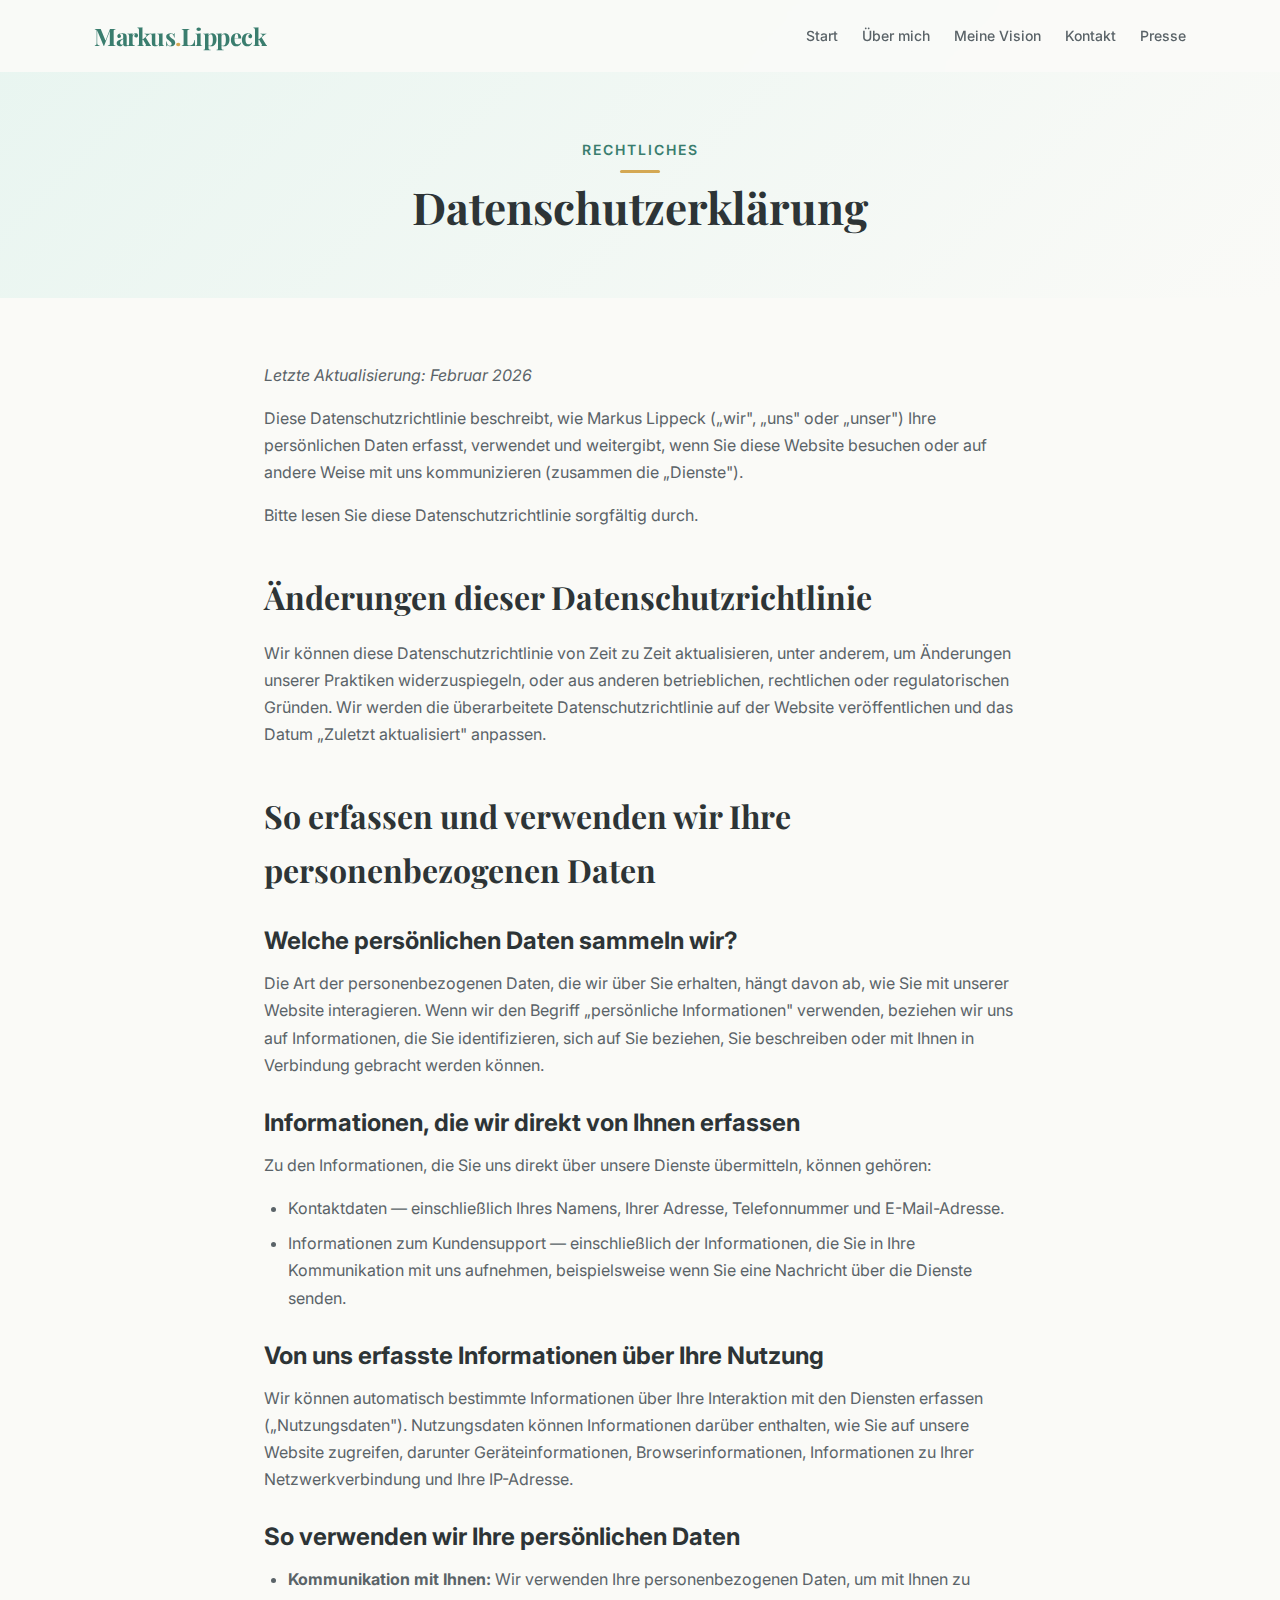
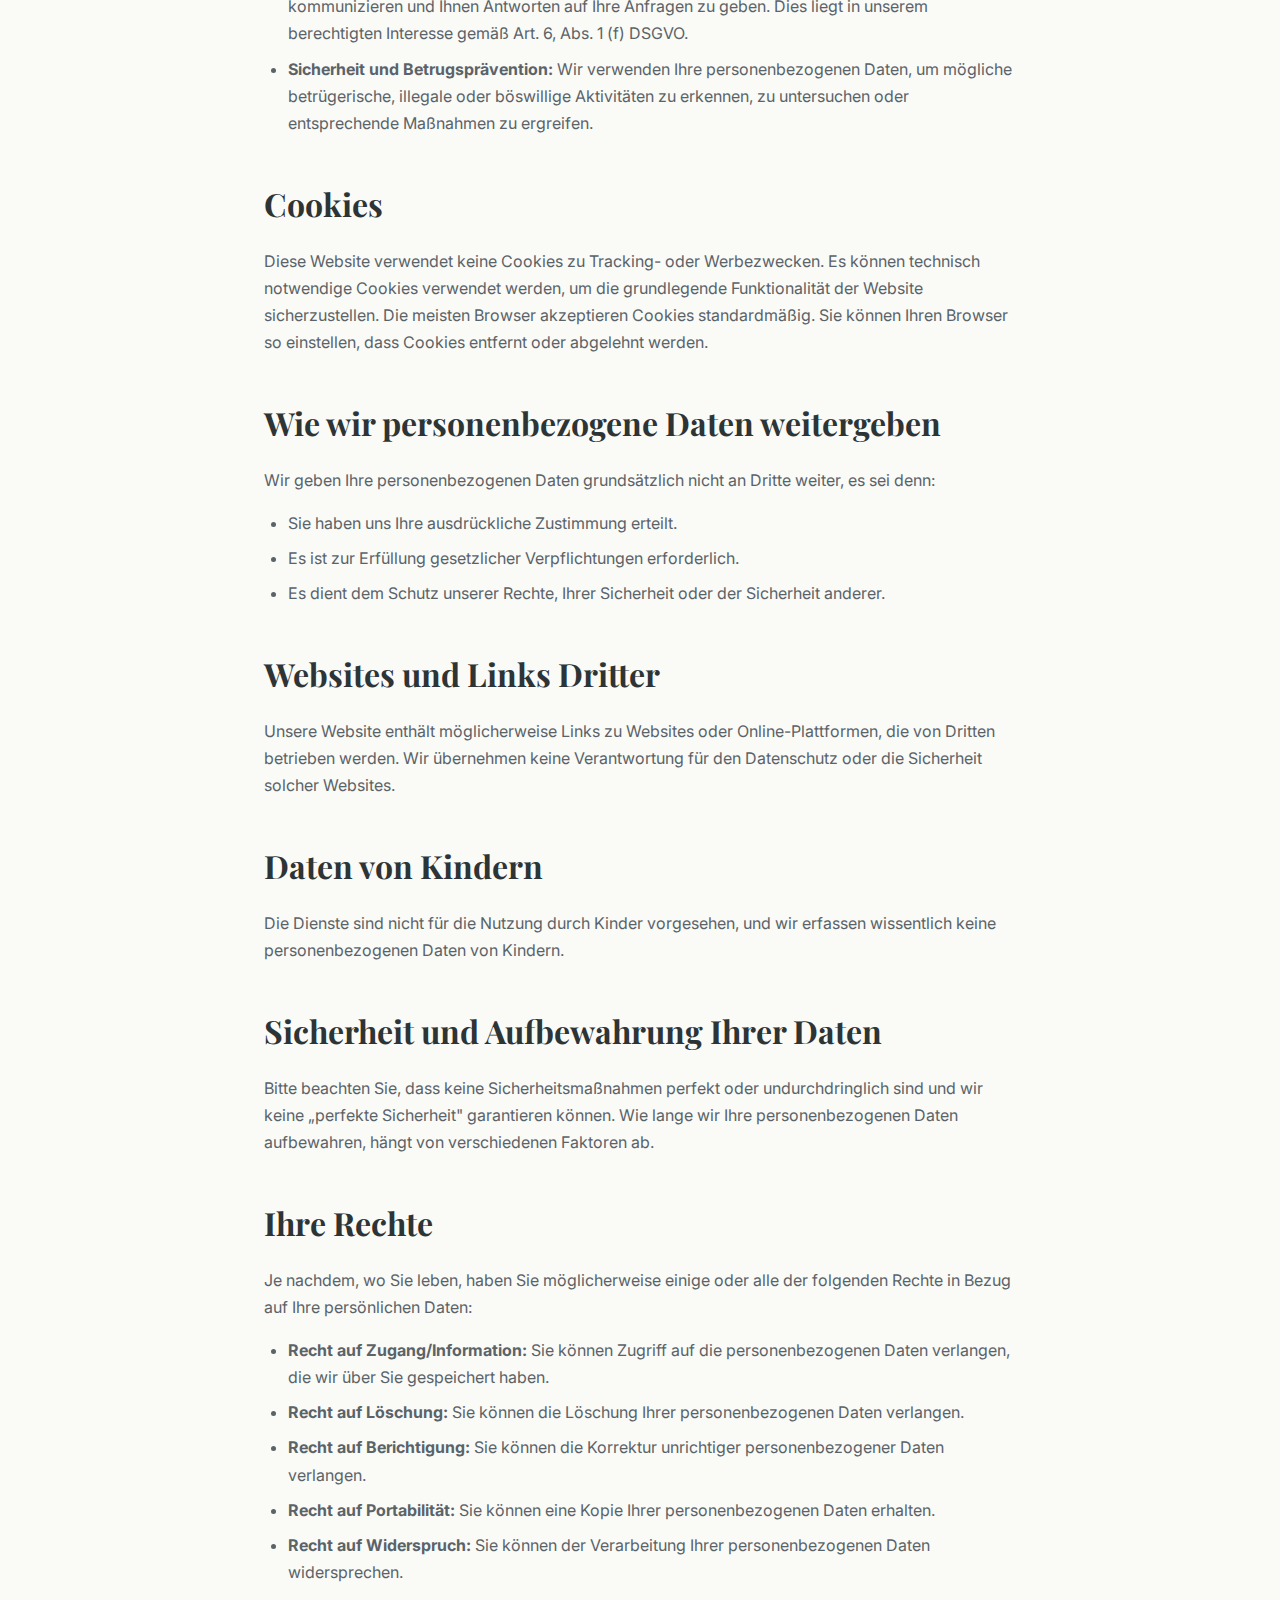
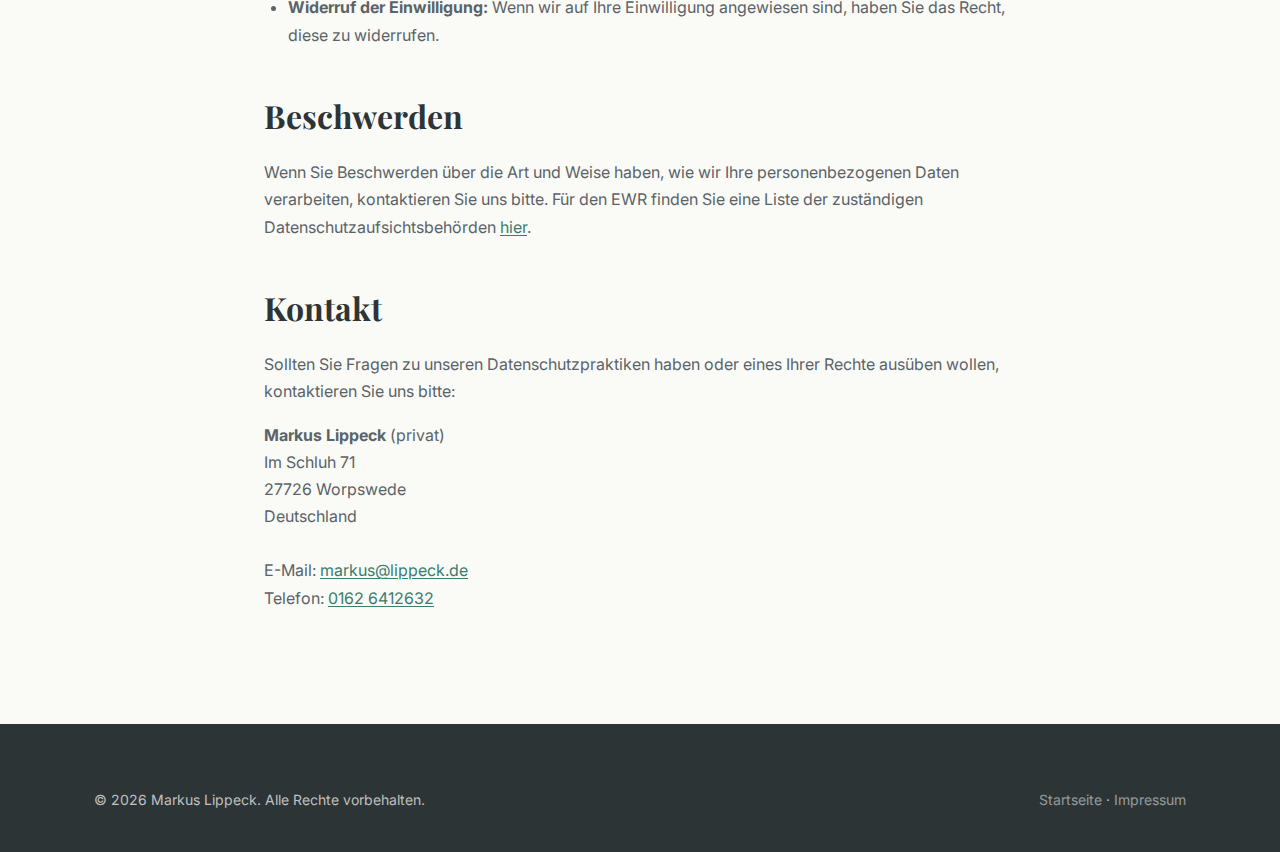
<file: datenschutz.html>
<!DOCTYPE html>
<html lang="de">

<head>
    <meta charset="UTF-8">
    <meta name="viewport" content="width=device-width, initial-scale=1.0">
    <title>Datenschutzerklärung – Markus Lippeck</title>
    <meta name="description"
        content="Datenschutzerklärung der Wahlkampf-Website von Markus Lippeck, Bürgermeisterkandidat für Worpswede.">
    <link rel="stylesheet" href="styles.css">
    <link rel="stylesheet" href="https://cdnjs.cloudflare.com/ajax/libs/font-awesome/6.5.1/css/all.min.css"
        integrity="sha512-DTOQO9RWCH3ppGqcWaEA1BIZOC6xxalwEsw9c2QQeAIftl+Vegovlnee1c9QX4TctnWMn13TZye+giMm8e2LwA=="
        crossorigin="anonymous" referrerpolicy="no-referrer">
</head>

<body>

    <a href="#main" class="skip-link">Zum Inhalt springen</a>

    <!-- HEADER -->
    <header class="header scrolled" role="banner">
        <div class="container">
            <a href="index.html" class="logo" aria-label="Zurück zur Startseite">Markus<span>.</span>Lippeck</a>
            <nav aria-label="Hauptnavigation">
                <ul class="nav-list" id="navList" role="menubar">
                    <li role="none"><a href="index.html" class="nav-link" role="menuitem">Start</a></li>
                    <li role="none"><a href="index.html#about" class="nav-link" role="menuitem">Über mich</a></li>
                    <li role="none"><a href="index.html#vision" class="nav-link" role="menuitem">Meine Vision</a></li>
                    <li role="none"><a href="index.html#contact" class="nav-link" role="menuitem">Kontakt</a></li>
                    <li role="none"><a href="presse.html" class="nav-link" role="menuitem">Presse</a></li>
                </ul>
            </nav>
            <button class="hamburger" id="hamburger" aria-label="Menü öffnen" aria-expanded="false"
                aria-controls="navList">
                <span></span>
                <span></span>
                <span></span>
            </button>
        </div>
    </header>

    <main id="main">

        <!-- Sub-page Header -->
        <div class="subpage-header">
            <div class="container">
                <p class="section-subtitle">Rechtliches</p>
                <h1 class="section-title">Datenschutzerklärung</h1>
            </div>
        </div>

        <!-- Content -->
        <div class="subpage-content">
            <div class="container">

                <p><em>Letzte Aktualisierung: Februar 2026</em></p>
                <p>
                    Diese Datenschutzrichtlinie beschreibt, wie Markus Lippeck („wir", „uns" oder „unser")
                    Ihre persönlichen Daten erfasst, verwendet und weitergibt, wenn Sie diese Website besuchen
                    oder auf andere Weise mit uns kommunizieren (zusammen die „Dienste").
                </p>
                <p>
                    Bitte lesen Sie diese Datenschutzrichtlinie sorgfältig durch.
                </p>

                <h2>Änderungen dieser Datenschutzrichtlinie</h2>
                <p>
                    Wir können diese Datenschutzrichtlinie von Zeit zu Zeit aktualisieren, unter anderem,
                    um Änderungen unserer Praktiken widerzuspiegeln, oder aus anderen betrieblichen,
                    rechtlichen oder regulatorischen Gründen. Wir werden die überarbeitete
                    Datenschutzrichtlinie auf der Website veröffentlichen und das Datum „Zuletzt aktualisiert"
                    anpassen.
                </p>

                <h2>So erfassen und verwenden wir Ihre personenbezogenen Daten</h2>

                <h3>Welche persönlichen Daten sammeln wir?</h3>
                <p>
                    Die Art der personenbezogenen Daten, die wir über Sie erhalten, hängt davon ab, wie
                    Sie mit unserer Website interagieren. Wenn wir den Begriff „persönliche Informationen"
                    verwenden, beziehen wir uns auf Informationen, die Sie identifizieren, sich auf Sie
                    beziehen, Sie beschreiben oder mit Ihnen in Verbindung gebracht werden können.
                </p>

                <h3>Informationen, die wir direkt von Ihnen erfassen</h3>
                <p>
                    Zu den Informationen, die Sie uns direkt über unsere Dienste übermitteln, können gehören:
                </p>
                <ul>
                    <li>Kontaktdaten — einschließlich Ihres Namens, Ihrer Adresse, Telefonnummer und E-Mail-Adresse.
                    </li>
                    <li>Informationen zum Kundensupport — einschließlich der Informationen, die Sie in Ihre
                        Kommunikation mit uns aufnehmen, beispielsweise wenn Sie eine Nachricht über die Dienste senden.
                    </li>
                </ul>

                <h3>Von uns erfasste Informationen über Ihre Nutzung</h3>
                <p>
                    Wir können automatisch bestimmte Informationen über Ihre Interaktion mit den Diensten
                    erfassen („Nutzungsdaten"). Nutzungsdaten können Informationen darüber enthalten, wie
                    Sie auf unsere Website zugreifen, darunter Geräteinformationen, Browserinformationen,
                    Informationen zu Ihrer Netzwerkverbindung und Ihre IP-Adresse.
                </p>

                <h3>So verwenden wir Ihre persönlichen Daten</h3>
                <ul>
                    <li>
                        <strong>Kommunikation mit Ihnen:</strong> Wir verwenden Ihre personenbezogenen Daten,
                        um mit Ihnen zu kommunizieren und Ihnen Antworten auf Ihre Anfragen zu geben. Dies liegt
                        in unserem berechtigten Interesse gemäß Art. 6, Abs. 1 (f) DSGVO.
                    </li>
                    <li>
                        <strong>Sicherheit und Betrugsprävention:</strong> Wir verwenden Ihre personenbezogenen
                        Daten, um mögliche betrügerische, illegale oder böswillige Aktivitäten zu erkennen,
                        zu untersuchen oder entsprechende Maßnahmen zu ergreifen.
                    </li>
                </ul>

                <h2>Cookies</h2>
                <p>
                    Diese Website verwendet keine Cookies zu Tracking- oder Werbezwecken. Es können
                    technisch notwendige Cookies verwendet werden, um die grundlegende Funktionalität
                    der Website sicherzustellen. Die meisten Browser akzeptieren Cookies standardmäßig.
                    Sie können Ihren Browser so einstellen, dass Cookies entfernt oder abgelehnt werden.
                </p>

                <h2>Wie wir personenbezogene Daten weitergeben</h2>
                <p>
                    Wir geben Ihre personenbezogenen Daten grundsätzlich nicht an Dritte weiter, es sei denn:
                </p>
                <ul>
                    <li>Sie haben uns Ihre ausdrückliche Zustimmung erteilt.</li>
                    <li>Es ist zur Erfüllung gesetzlicher Verpflichtungen erforderlich.</li>
                    <li>Es dient dem Schutz unserer Rechte, Ihrer Sicherheit oder der Sicherheit anderer.</li>
                </ul>

                <h2>Websites und Links Dritter</h2>
                <p>
                    Unsere Website enthält möglicherweise Links zu Websites oder Online-Plattformen, die
                    von Dritten betrieben werden. Wir übernehmen keine Verantwortung für den Datenschutz
                    oder die Sicherheit solcher Websites.
                </p>

                <h2>Daten von Kindern</h2>
                <p>
                    Die Dienste sind nicht für die Nutzung durch Kinder vorgesehen, und wir erfassen
                    wissentlich keine personenbezogenen Daten von Kindern.
                </p>

                <h2>Sicherheit und Aufbewahrung Ihrer Daten</h2>
                <p>
                    Bitte beachten Sie, dass keine Sicherheitsmaßnahmen perfekt oder undurchdringlich sind
                    und wir keine „perfekte Sicherheit" garantieren können. Wie lange wir Ihre
                    personenbezogenen Daten aufbewahren, hängt von verschiedenen Faktoren ab.
                </p>

                <h2>Ihre Rechte</h2>
                <p>
                    Je nachdem, wo Sie leben, haben Sie möglicherweise einige oder alle der folgenden
                    Rechte in Bezug auf Ihre persönlichen Daten:
                </p>
                <ul>
                    <li><strong>Recht auf Zugang/Information:</strong> Sie können Zugriff auf die personenbezogenen
                        Daten verlangen, die wir über Sie gespeichert haben.</li>
                    <li><strong>Recht auf Löschung:</strong> Sie können die Löschung Ihrer personenbezogenen Daten
                        verlangen.</li>
                    <li><strong>Recht auf Berichtigung:</strong> Sie können die Korrektur unrichtiger personenbezogener
                        Daten verlangen.</li>
                    <li><strong>Recht auf Portabilität:</strong> Sie können eine Kopie Ihrer personenbezogenen Daten
                        erhalten.</li>
                    <li><strong>Recht auf Widerspruch:</strong> Sie können der Verarbeitung Ihrer personenbezogenen
                        Daten widersprechen.</li>
                    <li><strong>Widerruf der Einwilligung:</strong> Wenn wir auf Ihre Einwilligung angewiesen sind,
                        haben Sie das Recht, diese zu widerrufen.</li>
                </ul>

                <h2>Beschwerden</h2>
                <p>
                    Wenn Sie Beschwerden über die Art und Weise haben, wie wir Ihre personenbezogenen
                    Daten verarbeiten, kontaktieren Sie uns bitte. Für den EWR finden Sie eine Liste der
                    zuständigen Datenschutzaufsichtsbehörden
                    <a href="https://edpb.europa.eu/about-edpb/about-edpb/members_en" target="_blank"
                        rel="noopener noreferrer">hier</a>.
                </p>

                <h2>Kontakt</h2>
                <p>
                    Sollten Sie Fragen zu unseren Datenschutzpraktiken haben oder eines Ihrer Rechte
                    ausüben wollen, kontaktieren Sie uns bitte:
                </p>
                <p>
                    <strong>Markus Lippeck</strong> (privat)<br>
                    Im Schluh 71<br>
                    27726 Worpswede<br>
                    Deutschland<br><br>
                    E-Mail: <a href="mailto:markus@lippeck.de">markus@lippeck.de</a><br>
                    Telefon: <a href="tel:+491626412632">0162 6412632</a>
                </p>

            </div>
        </div>

    </main>

    <!-- FOOTER -->
    <footer class="footer" role="contentinfo">
        <div class="container">
            <div class="footer-bottom" style="border-top: none; padding-top: 0;">
                <span>&copy; 2026 Markus Lippeck. Alle Rechte vorbehalten.</span>
                <span>
                    <a href="index.html">Startseite</a> · <a href="impressum.html">Impressum</a>
                </span>
            </div>
        </div>
    </footer>

    <script src="script.js"></script>
</body>

</html>
</file>
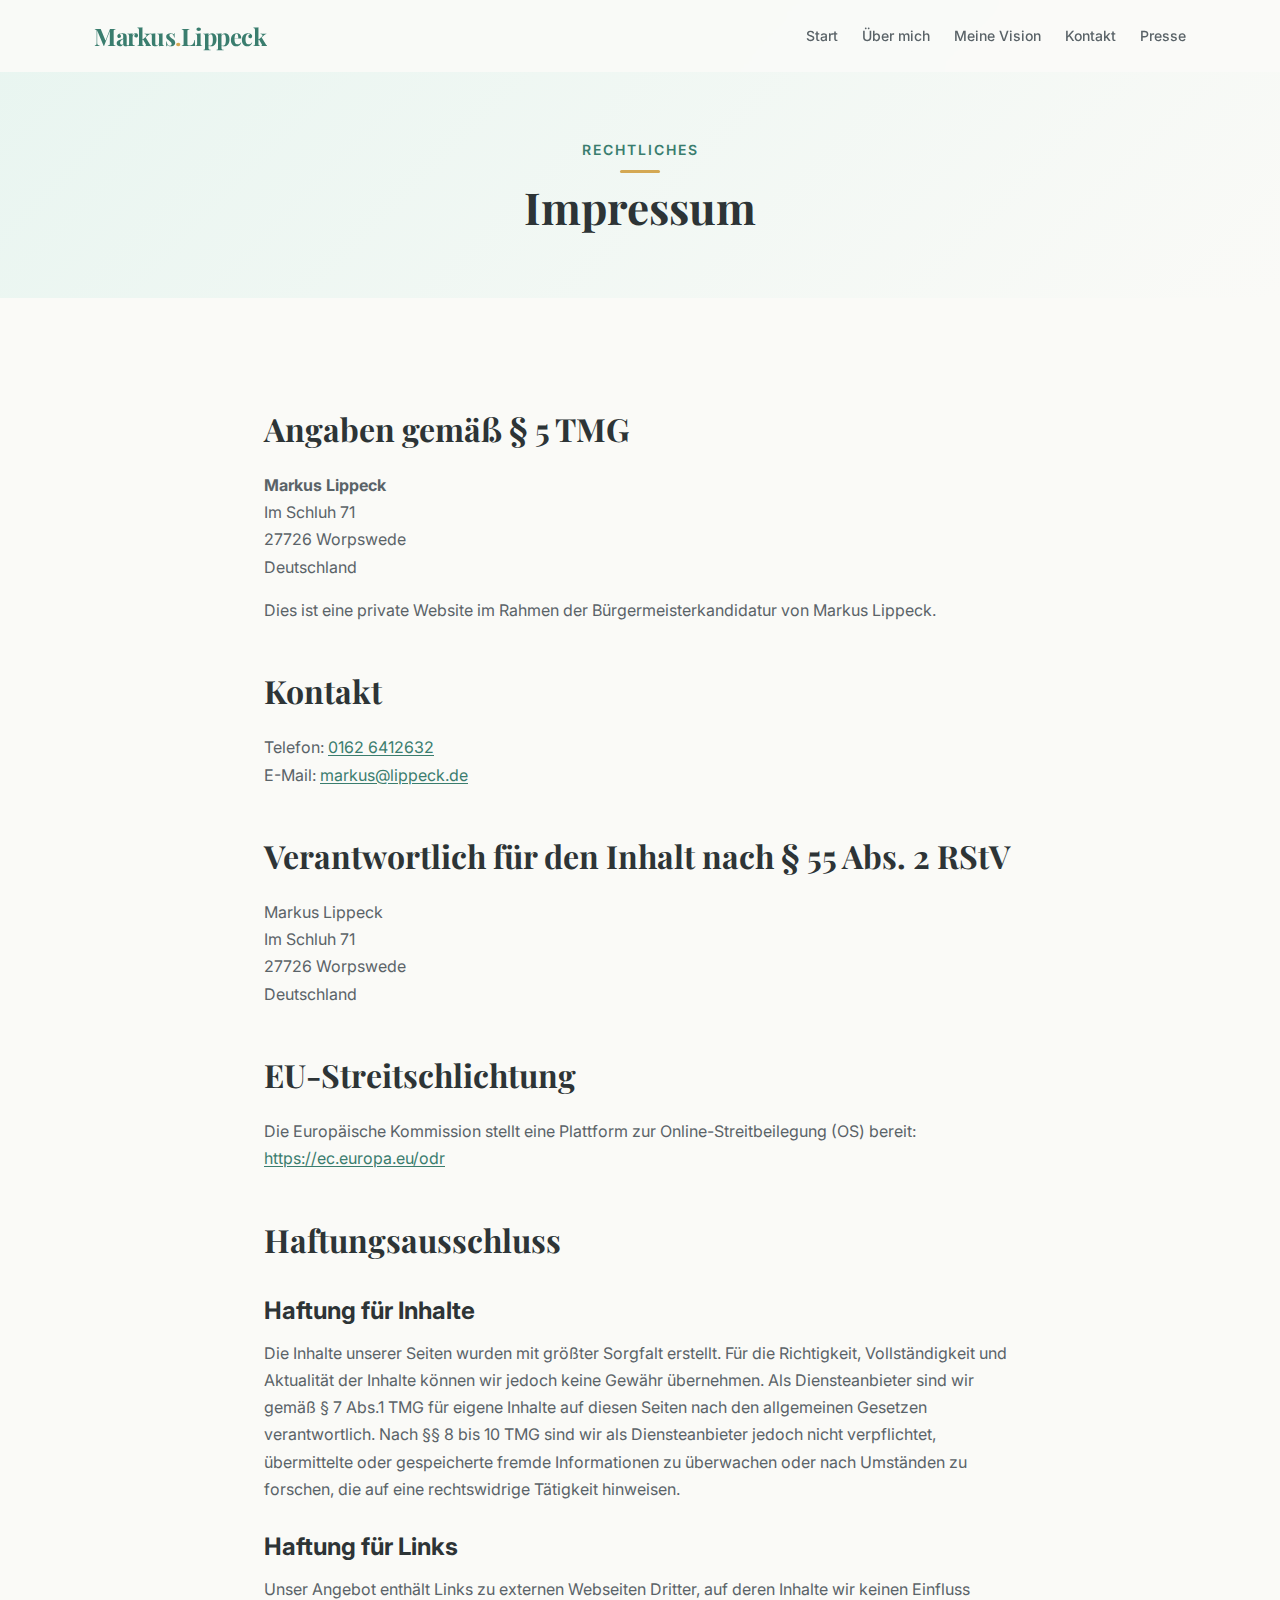
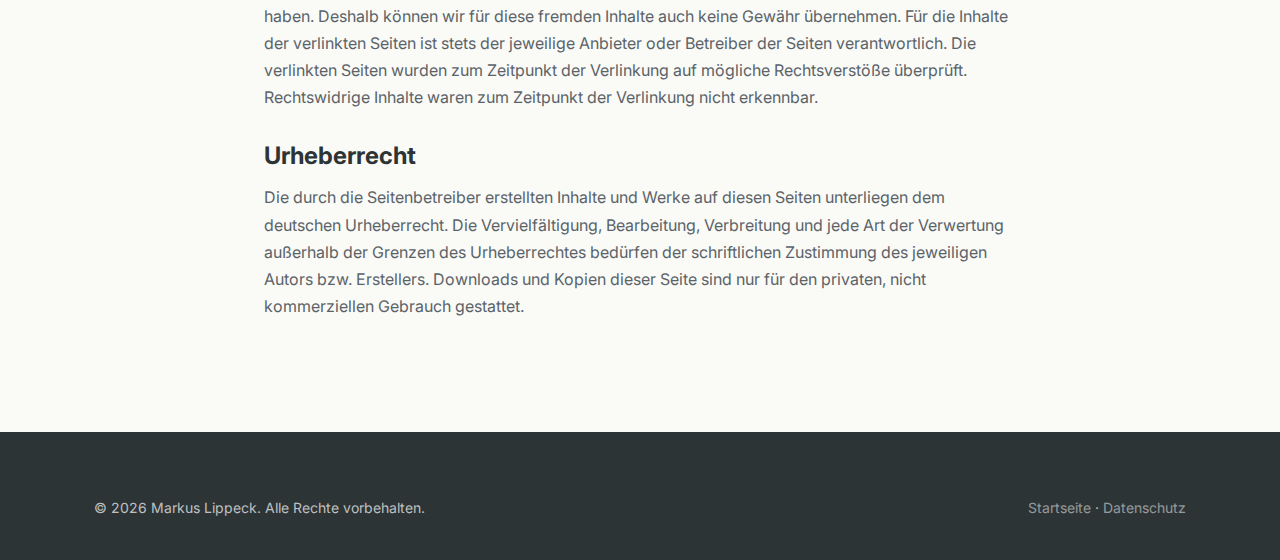
<file: impressum.html>
<!DOCTYPE html>
<html lang="de">

<head>
    <meta charset="UTF-8">
    <meta name="viewport" content="width=device-width, initial-scale=1.0">
    <title>Impressum – Markus Lippeck</title>
    <meta name="description"
        content="Impressum der Wahlkampf-Website von Markus Lippeck, Bürgermeisterkandidat für Worpswede.">
    <link rel="stylesheet" href="styles.css">
    <link rel="stylesheet" href="https://cdnjs.cloudflare.com/ajax/libs/font-awesome/6.5.1/css/all.min.css"
        integrity="sha512-DTOQO9RWCH3ppGqcWaEA1BIZOC6xxalwEsw9c2QQeAIftl+Vegovlnee1c9QX4TctnWMn13TZye+giMm8e2LwA=="
        crossorigin="anonymous" referrerpolicy="no-referrer">
</head>

<body>

    <a href="#main" class="skip-link">Zum Inhalt springen</a>

    <!-- HEADER -->
    <header class="header scrolled" role="banner">
        <div class="container">
            <a href="index.html" class="logo" aria-label="Zurück zur Startseite">Markus<span>.</span>Lippeck</a>
            <nav aria-label="Hauptnavigation">
                <ul class="nav-list" id="navList" role="menubar">
                    <li role="none"><a href="index.html" class="nav-link" role="menuitem">Start</a></li>
                    <li role="none"><a href="index.html#about" class="nav-link" role="menuitem">Über mich</a></li>
                    <li role="none"><a href="index.html#vision" class="nav-link" role="menuitem">Meine Vision</a></li>
                    <li role="none"><a href="index.html#contact" class="nav-link" role="menuitem">Kontakt</a></li>
                    <li role="none"><a href="presse.html" class="nav-link" role="menuitem">Presse</a></li>
                </ul>
            </nav>
            <button class="hamburger" id="hamburger" aria-label="Menü öffnen" aria-expanded="false"
                aria-controls="navList">
                <span></span>
                <span></span>
                <span></span>
            </button>
        </div>
    </header>

    <main id="main">

        <!-- Sub-page Header -->
        <div class="subpage-header">
            <div class="container">
                <p class="section-subtitle">Rechtliches</p>
                <h1 class="section-title">Impressum</h1>
            </div>
        </div>

        <!-- Content -->
        <div class="subpage-content">
            <div class="container">

                <h2>Angaben gemäß § 5 TMG</h2>
                <p>
                    <strong>Markus Lippeck</strong><br>
                    Im Schluh 71<br>
                    27726 Worpswede<br>
                    Deutschland
                </p>
                <p>
                    Dies ist eine private Website im Rahmen der Bürgermeisterkandidatur von Markus Lippeck.
                </p>

                <h2>Kontakt</h2>
                <p>
                    Telefon: <a href="tel:+491626412632">0162 6412632</a><br>
                    E-Mail: <a href="mailto:markus@lippeck.de">markus@lippeck.de</a>
                </p>

                <h2>Verantwortlich für den Inhalt nach § 55 Abs. 2 RStV</h2>
                <p>
                    Markus Lippeck<br>
                    Im Schluh 71<br>
                    27726 Worpswede<br>
                    Deutschland
                </p>

                <h2>EU-Streitschlichtung</h2>
                <p>
                    Die Europäische Kommission stellt eine Plattform zur Online-Streitbeilegung (OS)
                    bereit: <a href="https://ec.europa.eu/odr" target="_blank"
                        rel="noopener noreferrer">https://ec.europa.eu/odr</a>
                </p>

                <h2>Haftungsausschluss</h2>
                <h3>Haftung für Inhalte</h3>
                <p>
                    Die Inhalte unserer Seiten wurden mit größter Sorgfalt erstellt. Für die Richtigkeit,
                    Vollständigkeit und Aktualität der Inhalte können wir jedoch keine Gewähr übernehmen.
                    Als Diensteanbieter sind wir gemäß § 7 Abs.1 TMG für eigene Inhalte auf diesen Seiten
                    nach den allgemeinen Gesetzen verantwortlich. Nach §§ 8 bis 10 TMG sind wir als
                    Diensteanbieter jedoch nicht verpflichtet, übermittelte oder gespeicherte fremde
                    Informationen zu überwachen oder nach Umständen zu forschen, die auf eine rechtswidrige
                    Tätigkeit hinweisen.
                </p>

                <h3>Haftung für Links</h3>
                <p>
                    Unser Angebot enthält Links zu externen Webseiten Dritter, auf deren Inhalte wir keinen
                    Einfluss haben. Deshalb können wir für diese fremden Inhalte auch keine Gewähr übernehmen.
                    Für die Inhalte der verlinkten Seiten ist stets der jeweilige Anbieter oder Betreiber der
                    Seiten verantwortlich. Die verlinkten Seiten wurden zum Zeitpunkt der Verlinkung auf
                    mögliche Rechtsverstöße überprüft. Rechtswidrige Inhalte waren zum Zeitpunkt der
                    Verlinkung nicht erkennbar.
                </p>

                <h3>Urheberrecht</h3>
                <p>
                    Die durch die Seitenbetreiber erstellten Inhalte und Werke auf diesen Seiten unterliegen
                    dem deutschen Urheberrecht. Die Vervielfältigung, Bearbeitung, Verbreitung und jede Art
                    der Verwertung außerhalb der Grenzen des Urheberrechtes bedürfen der schriftlichen
                    Zustimmung des jeweiligen Autors bzw. Erstellers. Downloads und Kopien dieser Seite sind
                    nur für den privaten, nicht kommerziellen Gebrauch gestattet.
                </p>

            </div>
        </div>

    </main>

    <!-- FOOTER -->
    <footer class="footer" role="contentinfo">
        <div class="container">
            <div class="footer-bottom" style="border-top: none; padding-top: 0;">
                <span>&copy; 2026 Markus Lippeck. Alle Rechte vorbehalten.</span>
                <span>
                    <a href="index.html">Startseite</a> · <a href="datenschutz.html">Datenschutz</a>
                </span>
            </div>
        </div>
    </footer>

    <script src="script.js"></script>
</body>

</html>
</file>
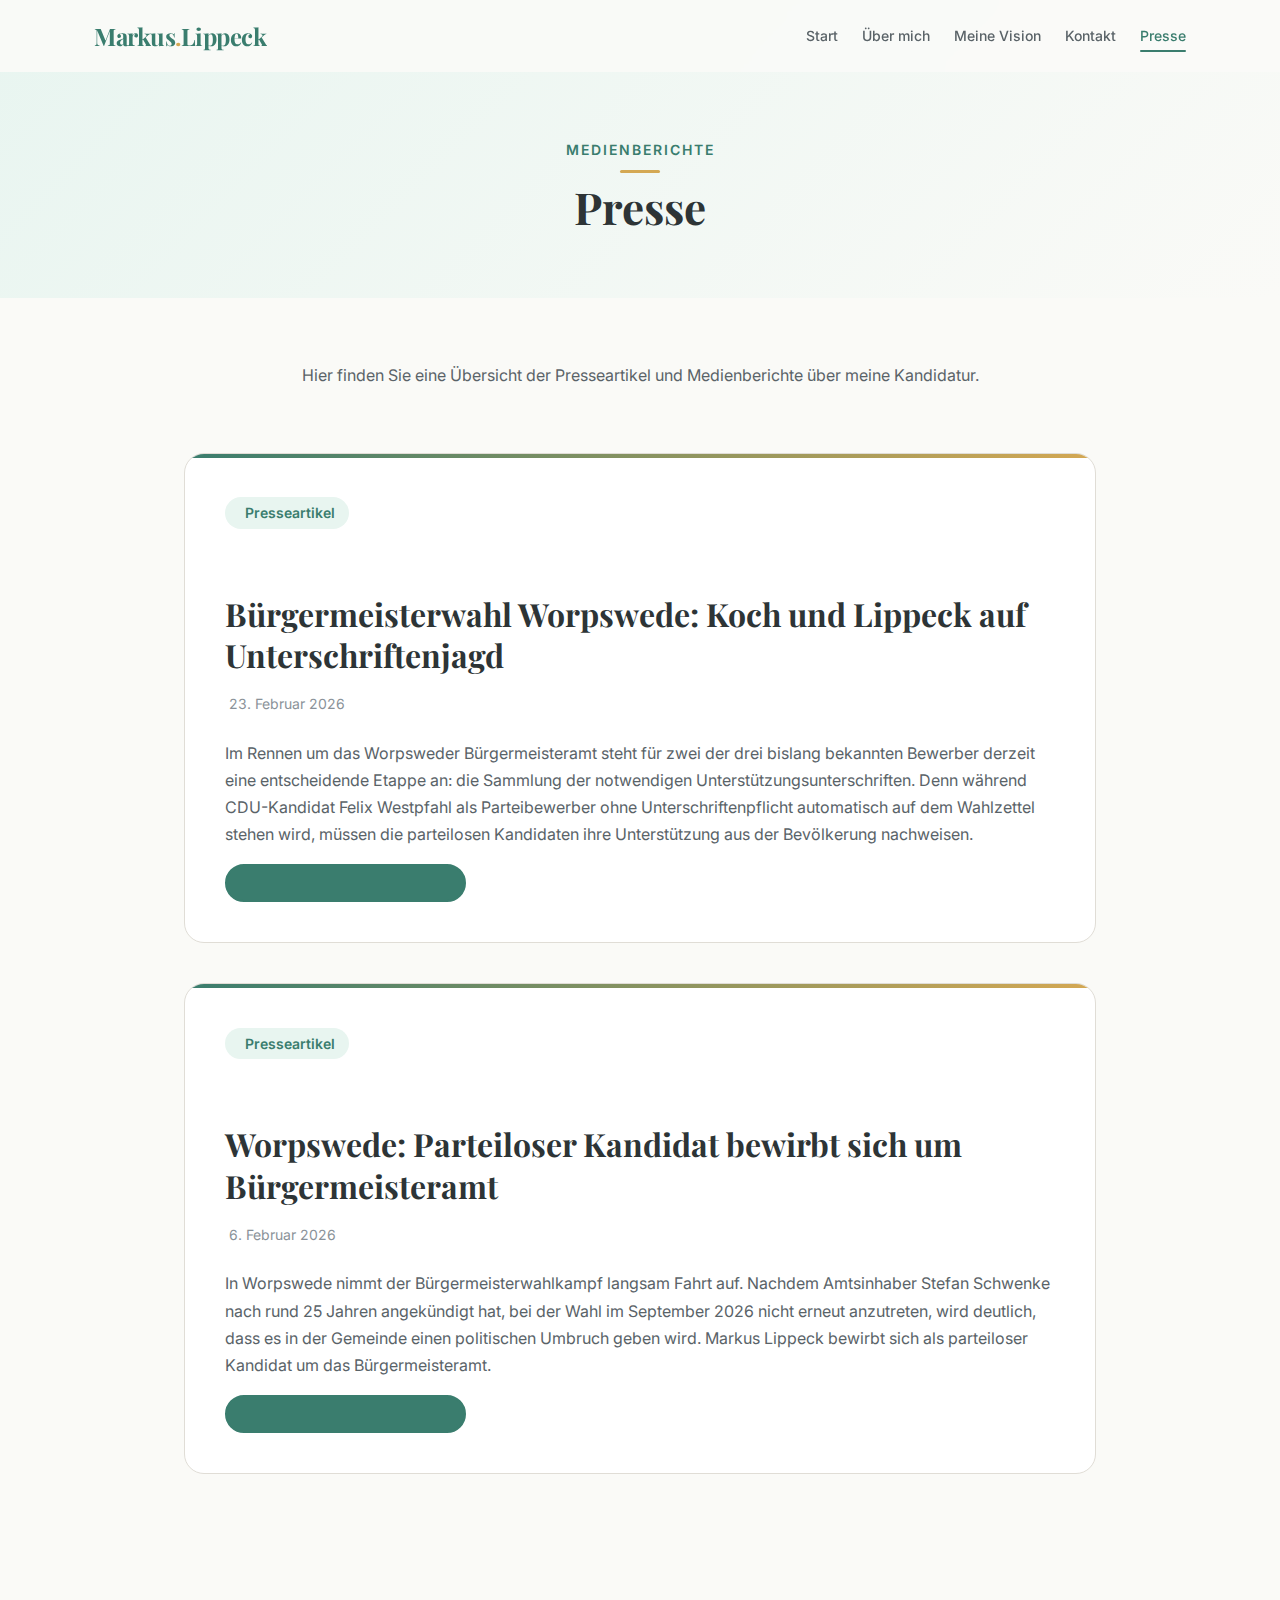
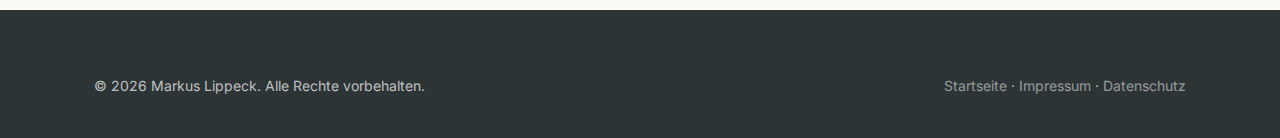
<file: presse.html>
<!DOCTYPE html>
<html lang="de">

<head>
    <meta charset="UTF-8">
    <meta name="viewport" content="width=device-width, initial-scale=1.0">
    <title>Presse – Markus Lippeck</title>
    <meta name="description"
        content="Presseartikel und Medienberichte über Markus Lippeck, Bürgermeisterkandidat für Worpswede.">
    <link rel="stylesheet" href="styles.css">
    <link rel="stylesheet" href="https://cdnjs.cloudflare.com/ajax/libs/font-awesome/6.5.1/css/all.min.css"
        integrity="sha512-DTOQO9RWCH3ppGqcWaEA1BIZOC6xxalwEsw9c2QQeAIftl+Vegovlnee1c9QX4TctnWMn13TZye+giMm8e2LwA=="
        crossorigin="anonymous" referrerpolicy="no-referrer">
</head>

<body>

    <a href="#main" class="skip-link">Zum Inhalt springen</a>

    <!-- HEADER -->
    <header class="header scrolled" role="banner">
        <div class="container">
            <a href="index.html" class="logo" aria-label="Zurück zur Startseite">Markus<span>.</span>Lippeck</a>
            <nav aria-label="Hauptnavigation">
                <ul class="nav-list" id="navList" role="menubar">
                    <li role="none"><a href="index.html" class="nav-link" role="menuitem">Start</a></li>
                    <li role="none"><a href="index.html#about" class="nav-link" role="menuitem">Über mich</a></li>
                    <li role="none"><a href="index.html#vision" class="nav-link" role="menuitem">Meine Vision</a></li>
                    <li role="none"><a href="index.html#contact" class="nav-link" role="menuitem">Kontakt</a></li>
                    <li role="none"><a href="presse.html" class="nav-link active" role="menuitem">Presse</a></li>
                </ul>
            </nav>
            <button class="hamburger" id="hamburger" aria-label="Menü öffnen" aria-expanded="false"
                aria-controls="navList">
                <span></span>
                <span></span>
                <span></span>
            </button>
        </div>
    </header>

    <main id="main">

        <!-- Sub-page Header -->
        <div class="subpage-header">
            <div class="container">
                <p class="section-subtitle">Medienberichte</p>
                <h1 class="section-title">Presse</h1>
            </div>
        </div>

        <!-- Content -->
        <div class="subpage-content">
            <div class="container" style="max-width: 960px;">

                <p style="text-align: center; color: var(--color-text-light); margin-bottom: var(--space-xl);">
                    Hier finden Sie eine Übersicht der Presseartikel und Medienberichte über meine Kandidatur.
                </p>

                <!-- Press Article Card 2 — Unterschriftenjagd -->
                <article class="press-card">
                    <div class="press-card-badge">
                        <i class="fas fa-newspaper" aria-hidden="true"></i>
                        Presseartikel
                    </div>
                    <h2 class="press-card-title">Bürgermeisterwahl Worpswede: Koch und Lippeck auf Unterschriftenjagd
                    </h2>
                    <div class="press-card-meta">
                        <span><i class="fas fa-calendar-alt" aria-hidden="true"></i> 23. Februar 2026</span>
                    </div>
                    <p class="press-card-excerpt">
                        Im Rennen um das Worpsweder Bürgermeisteramt steht für zwei der drei bislang
                        bekannten Bewerber derzeit eine entscheidende Etappe an: die Sammlung der notwendigen
                        Unterstützungsunterschriften. Denn während CDU-Kandidat Felix Westpfahl als
                        Parteibewerber ohne Unterschriftenpflicht automatisch auf dem Wahlzettel stehen wird,
                        müssen die parteilosen Kandidaten ihre Unterstützung aus der Bevölkerung nachweisen.
                    </p>
                    <a href="https://lippeck.art/blogs/presse/unterschriftenjagt" class="btn btn-primary btn-sm"
                        target="_blank" rel="noopener noreferrer">
                        <i class="fas fa-arrow-right" aria-hidden="true"></i>
                        Vollständigen Artikel lesen
                    </a>
                </article>

                <!-- Press Article Card 1 -->
                <article class="press-card">
                    <div class="press-card-badge">
                        <i class="fas fa-newspaper" aria-hidden="true"></i>
                        Presseartikel
                    </div>
                    <h2 class="press-card-title">Worpswede: Parteiloser Kandidat bewirbt sich um Bürgermeisteramt</h2>
                    <div class="press-card-meta">
                        <span><i class="fas fa-calendar-alt" aria-hidden="true"></i> 6. Februar 2026</span>
                    </div>
                    <p class="press-card-excerpt">
                        In Worpswede nimmt der Bürgermeisterwahlkampf langsam Fahrt auf. Nachdem Amtsinhaber
                        Stefan Schwenke nach rund 25 Jahren angekündigt hat, bei der Wahl im September 2026
                        nicht erneut anzutreten, wird deutlich, dass es in der Gemeinde einen politischen Umbruch
                        geben wird. Markus Lippeck bewirbt sich als parteiloser Kandidat um das Bürgermeisteramt.
                    </p>
                    <a href="https://lippeck.art/blogs/presse/worpswede-parteiloser-kandidat-bewirbt-sich-um-burgermeisteramt"
                        class="btn btn-primary btn-sm" target="_blank" rel="noopener noreferrer">
                        <i class="fas fa-arrow-right" aria-hidden="true"></i>
                        Vollständigen Artikel lesen
                    </a>
                </article>

            </div>
        </div>

    </main>

    <!-- FOOTER -->
    <footer class="footer" role="contentinfo">
        <div class="container">
            <div class="footer-bottom" style="border-top: none; padding-top: 0;">
                <span>&copy; 2026 Markus Lippeck. Alle Rechte vorbehalten.</span>
                <span>
                    <a href="index.html">Startseite</a> · <a href="impressum.html">Impressum</a> · <a
                        href="datenschutz.html">Datenschutz</a>
                </span>
            </div>
        </div>
    </footer>

    <script src="script.js"></script>
</body>

</html>
</file>
<file: styles.css>
/* ===== CSS Design System — Markus Lippeck Wahlkampf ===== */

/* --- Google Font --- */
@import url('https://fonts.googleapis.com/css2?family=Inter:wght@300;400;500;600;700;800&family=Playfair+Display:wght@600;700&display=swap');

/* --- Custom Properties --- */
:root {
  /* Colors — warm, friendly, light palette */
  --color-primary: #3a7d6e;
  /* Sage green */
  --color-primary-dark: #2c6054;
  --color-primary-light: #e8f5f0;
  --color-accent: #d4a853;
  /* Warm gold */
  --color-accent-light: #fdf5e3;
  --color-bg: #fafaf7;
  /* Warm off-white */
  --color-bg-alt: #f0efeb;
  --color-surface: #ffffff;
  --color-text: #2d3436;
  --color-text-light: #5a6368;
  --color-text-muted: #8a9299;
  --color-border: #e0ddd6;
  --color-hero-overlay: rgba(42, 70, 60, 0.55);

  /* Typography */
  --font-body: 'Inter', -apple-system, BlinkMacSystemFont, 'Segoe UI', sans-serif;
  --font-heading: 'Playfair Display', Georgia, serif;
  --font-size-base: 1rem;
  --font-size-sm: 0.875rem;
  --font-size-lg: 1.125rem;
  --font-size-xl: 1.5rem;
  --font-size-2xl: 2rem;
  --font-size-3xl: 2.75rem;
  --font-size-4xl: 3.5rem;

  /* Spacing */
  --space-xs: 0.5rem;
  --space-sm: 1rem;
  --space-md: 1.5rem;
  --space-lg: 2.5rem;
  --space-xl: 4rem;
  --space-2xl: 6rem;

  /* Layout */
  --max-width: 1140px;
  --border-radius: 12px;
  --border-radius-sm: 8px;
  --border-radius-lg: 20px;

  /* Shadows */
  --shadow-sm: 0 1px 3px rgba(0, 0, 0, 0.06);
  --shadow-md: 0 4px 16px rgba(0, 0, 0, 0.08);
  --shadow-lg: 0 8px 32px rgba(0, 0, 0, 0.1);
  --shadow-header: 0 2px 12px rgba(0, 0, 0, 0.06);

  /* Transitions */
  --transition-fast: 0.2s ease;
  --transition-base: 0.3s ease;
  --transition-slow: 0.5s ease;
}

/* --- Reset & Base --- */
*,
*::before,
*::after {
  margin: 0;
  padding: 0;
  box-sizing: border-box;
}

html {
  scroll-behavior: smooth;
  font-size: 100%;
}

body {
  font-family: var(--font-body);
  font-size: var(--font-size-base);
  line-height: 1.7;
  color: var(--color-text);
  background-color: var(--color-bg);
  -webkit-font-smoothing: antialiased;
  -moz-osx-font-smoothing: grayscale;
}

img {
  max-width: 100%;
  height: auto;
  display: block;
}

a {
  color: var(--color-primary);
  text-decoration: none;
  transition: color var(--transition-fast);
}

a:hover {
  color: var(--color-primary-dark);
}

/* --- Accessibility: Skip Link --- */
.skip-link {
  position: absolute;
  top: -100%;
  left: 50%;
  transform: translateX(-50%);
  background: var(--color-primary);
  color: #fff;
  padding: var(--space-xs) var(--space-sm);
  border-radius: var(--border-radius-sm);
  z-index: 10000;
  font-weight: 600;
  transition: top var(--transition-fast);
}

.skip-link:focus {
  top: var(--space-sm);
  color: #fff;
}

/* --- Focus Styles --- */
:focus-visible {
  outline: 3px solid var(--color-accent);
  outline-offset: 3px;
  border-radius: 4px;
}

/* --- Container --- */
.container {
  max-width: var(--max-width);
  margin: 0 auto;
  padding: 0 var(--space-md);
}

/* --- Section --- */
.section {
  padding: var(--space-2xl) 0;
}

.section-header {
  text-align: center;
  margin-bottom: var(--space-xl);
}

.section-subtitle {
  display: inline-block;
  font-size: var(--font-size-sm);
  font-weight: 600;
  color: var(--color-primary);
  text-transform: uppercase;
  letter-spacing: 2px;
  margin-bottom: var(--space-xs);
  position: relative;
}

.section-subtitle::after {
  content: '';
  display: block;
  width: 40px;
  height: 3px;
  background: var(--color-accent);
  margin: var(--space-xs) auto 0;
  border-radius: 2px;
}

.section-title {
  font-family: var(--font-heading);
  font-size: var(--font-size-3xl);
  font-weight: 700;
  color: var(--color-text);
  line-height: 1.2;
}

/* --- Header / Navigation --- */
.header {
  position: fixed;
  top: 0;
  left: 0;
  right: 0;
  z-index: 1000;
  background: rgba(250, 250, 247, 0.92);
  backdrop-filter: blur(12px);
  -webkit-backdrop-filter: blur(12px);
  transition: box-shadow var(--transition-base);
}

.header.scrolled {
  box-shadow: var(--shadow-header);
}

.header .container {
  display: flex;
  align-items: center;
  justify-content: space-between;
  height: 72px;
}

.logo {
  font-family: var(--font-heading);
  font-size: var(--font-size-xl);
  font-weight: 700;
  color: var(--color-primary);
  text-decoration: none;
  letter-spacing: -0.5px;
}

.logo span {
  color: var(--color-accent);
}

.nav-list {
  display: flex;
  list-style: none;
  gap: var(--space-md);
  align-items: center;
}

.nav-link {
  font-size: var(--font-size-sm);
  font-weight: 500;
  color: var(--color-text-light);
  padding: var(--space-xs) 0;
  position: relative;
  transition: color var(--transition-fast);
}

.nav-link::after {
  content: '';
  position: absolute;
  bottom: 0;
  left: 0;
  width: 0;
  height: 2px;
  background: var(--color-primary);
  transition: width var(--transition-base);
  border-radius: 1px;
}

.nav-link:hover,
.nav-link.active {
  color: var(--color-primary);
}

.nav-link:hover::after,
.nav-link.active::after {
  width: 100%;
}

/* Hamburger */
.hamburger {
  display: none;
  flex-direction: column;
  gap: 5px;
  background: none;
  border: none;
  cursor: pointer;
  padding: var(--space-xs);
  z-index: 1001;
}

.hamburger span {
  width: 26px;
  height: 2.5px;
  background: var(--color-text);
  border-radius: 2px;
  transition: var(--transition-base);
}

.hamburger.active span:nth-child(1) {
  transform: rotate(45deg) translate(5px, 5px);
}

.hamburger.active span:nth-child(2) {
  opacity: 0;
}

.hamburger.active span:nth-child(3) {
  transform: rotate(-45deg) translate(5px, -5px);
}

/* --- Hero Section --- */
.hero {
  position: relative;
  min-height: 100vh;
  display: flex;
  align-items: center;
  justify-content: center;
  overflow: hidden;
  background: linear-gradient(135deg, var(--color-primary-light) 0%, var(--color-bg) 40%, var(--color-accent-light) 100%);
}

.hero-bg-pattern {
  position: absolute;
  inset: 0;
  opacity: 0.04;
  background-image: radial-gradient(circle at 25% 25%, var(--color-primary) 1px, transparent 1px),
    radial-gradient(circle at 75% 75%, var(--color-accent) 1px, transparent 1px);
  background-size: 60px 60px;
}

.hero .container {
  display: flex;
  align-items: center;
  gap: var(--space-xl);
  padding-top: 72px;
}

.hero-content {
  flex: 1;
  z-index: 2;
}

.hero-badge {
  display: inline-flex;
  align-items: center;
  gap: var(--space-xs);
  padding: 6px 16px;
  background: var(--color-surface);
  border: 1px solid var(--color-border);
  border-radius: 50px;
  font-size: var(--font-size-sm);
  font-weight: 500;
  color: var(--color-primary);
  margin-bottom: var(--space-md);
  box-shadow: var(--shadow-sm);
}

.hero-badge-dot {
  width: 8px;
  height: 8px;
  background: var(--color-primary);
  border-radius: 50%;
  animation: pulse 2s ease-in-out infinite;
}

@keyframes pulse {

  0%,
  100% {
    opacity: 1;
    transform: scale(1);
  }

  50% {
    opacity: 0.5;
    transform: scale(1.3);
  }
}

.hero-title {
  font-family: var(--font-heading);
  font-size: var(--font-size-4xl);
  font-weight: 700;
  color: var(--color-text);
  line-height: 1.1;
  margin-bottom: var(--space-sm);
}

.hero-title .highlight {
  color: var(--color-primary);
  position: relative;
}

.hero-title .highlight::after {
  content: '';
  position: absolute;
  bottom: 4px;
  left: 0;
  width: 100%;
  height: 12px;
  background: var(--color-accent);
  opacity: 0.25;
  z-index: -1;
  border-radius: 2px;
}

.hero-subtitle {
  font-size: var(--font-size-lg);
  color: var(--color-text-light);
  line-height: 1.7;
  margin-bottom: var(--space-lg);
  max-width: 520px;
}

.hero-actions {
  display: flex;
  gap: var(--space-sm);
  flex-wrap: wrap;
}

.hero-image-wrapper {
  flex: 0 0 420px;
  position: relative;
  z-index: 2;
}

.hero-image-frame {
  position: relative;
  border-radius: var(--border-radius-lg);
  overflow: hidden;
  box-shadow: var(--shadow-lg);
  aspect-ratio: 3 / 4;
}

.hero-image-frame::before {
  content: '';
  position: absolute;
  inset: 0;
  border: 3px solid rgba(255, 255, 255, 0.3);
  border-radius: var(--border-radius-lg);
  z-index: 1;
}

.hero-image-frame img {
  width: 100%;
  height: 100%;
  object-fit: cover;
}

.hero-image-decoration {
  position: absolute;
  width: 120px;
  height: 120px;
  border: 3px solid var(--color-accent);
  border-radius: var(--border-radius-lg);
  top: -20px;
  right: -20px;
  opacity: 0.5;
  z-index: -1;
}

/* --- Buttons --- */
.btn {
  display: inline-flex;
  align-items: center;
  gap: var(--space-xs);
  font-family: var(--font-body);
  font-size: var(--font-size-base);
  font-weight: 600;
  padding: 14px 32px;
  border-radius: 50px;
  border: 2px solid transparent;
  cursor: pointer;
  transition: all var(--transition-base);
  text-decoration: none;
  line-height: 1;
}

.btn-primary {
  background: var(--color-primary);
  color: #fff;
  border-color: var(--color-primary);
}

.btn-primary:hover {
  background: var(--color-primary-dark);
  border-color: var(--color-primary-dark);
  color: #fff;
  transform: translateY(-2px);
  box-shadow: 0 6px 20px rgba(58, 125, 110, 0.3);
}

.btn-outline {
  background: transparent;
  color: var(--color-primary);
  border-color: var(--color-primary);
}

.btn-outline:hover {
  background: var(--color-primary);
  color: #fff;
  transform: translateY(-2px);
}

.btn-sm {
  font-size: var(--font-size-sm);
  padding: 10px 22px;
}

/* --- About Section --- */
.about {
  background: var(--color-surface);
}

.about-grid {
  display: grid;
  grid-template-columns: 1fr 1fr;
  gap: var(--space-xl);
  align-items: center;
}

.about-image-wrapper {
  position: relative;
}

.about-image {
  border-radius: var(--border-radius-lg);
  overflow: hidden;
  box-shadow: var(--shadow-md);
}

.about-image img {
  width: 100%;
  aspect-ratio: 4 / 3;
  object-fit: cover;
}

.about-image-accent {
  position: absolute;
  bottom: -16px;
  left: -16px;
  width: 100px;
  height: 100px;
  background: var(--color-accent);
  border-radius: var(--border-radius);
  opacity: 0.2;
  z-index: -1;
}

.about-text h2 {
  font-family: var(--font-heading);
  font-size: var(--font-size-3xl);
  margin-bottom: var(--space-sm);
  color: var(--color-text);
}

.about-text .lead {
  font-size: var(--font-size-lg);
  color: var(--color-primary);
  font-weight: 500;
  margin-bottom: var(--space-md);
}

.about-text p {
  color: var(--color-text-light);
  margin-bottom: var(--space-sm);
}

.about-quote {
  position: relative;
  padding: var(--space-md) var(--space-lg);
  background: var(--color-primary-light);
  border-radius: var(--border-radius);
  margin-top: var(--space-md);
  font-style: italic;
  color: var(--color-primary-dark);
  font-size: var(--font-size-lg);
  line-height: 1.6;
}

.about-quote::before {
  content: '„';
  font-family: var(--font-heading);
  font-size: 4rem;
  color: var(--color-primary);
  opacity: 0.3;
  position: absolute;
  top: -8px;
  left: 16px;
  line-height: 1;
}

/* --- Vision Section --- */
.vision {
  background: var(--color-bg);
}

.vision-grid {
  display: grid;
  grid-template-columns: repeat(3, 1fr);
  gap: var(--space-lg);
}

.vision-card {
  background: var(--color-surface);
  border-radius: var(--border-radius);
  padding: var(--space-lg);
  text-align: center;
  transition: all var(--transition-base);
  border: 1px solid var(--color-border);
  position: relative;
  overflow: hidden;
}

.vision-card::before {
  content: '';
  position: absolute;
  top: 0;
  left: 0;
  right: 0;
  height: 4px;
  background: linear-gradient(90deg, var(--color-primary), var(--color-accent));
  transform: scaleX(0);
  transition: transform var(--transition-base);
}

.vision-card:hover {
  transform: translateY(-4px);
  box-shadow: var(--shadow-lg);
  border-color: transparent;
}

.vision-card:hover::before {
  transform: scaleX(1);
}

.vision-icon {
  width: 64px;
  height: 64px;
  display: inline-flex;
  align-items: center;
  justify-content: center;
  background: var(--color-primary-light);
  border-radius: 50%;
  font-size: 1.75rem;
  margin-bottom: var(--space-sm);
}

.vision-card h3 {
  font-family: var(--font-heading);
  font-size: var(--font-size-xl);
  margin-bottom: var(--space-xs);
  color: var(--color-text);
}

.vision-card p {
  color: var(--color-text-light);
  font-size: var(--font-size-sm);
  line-height: 1.7;
}

/* --- Positionspapier Section --- */
.positions {
  background: var(--color-surface);
}

.positions-intro {
  margin-bottom: var(--space-2xl);
  text-align: center;
}

.positions-intro p {
  color: var(--color-text-light);
  line-height: 1.8;
  margin-bottom: var(--space-sm);
}

.positions-list {
  display: flex;
  flex-direction: column;
  gap: var(--space-xl);
}

.position-item {
  display: flex;
  gap: var(--space-lg);
  background: var(--color-bg);
  padding: var(--space-lg);
  border-radius: var(--border-radius-lg);
  border: 1px solid var(--color-border);
  box-shadow: var(--shadow-sm);
  transition: transform var(--transition-base), box-shadow var(--transition-base);
}

.position-item:hover {
  transform: translateY(-4px);
  box-shadow: var(--shadow-md);
}

.position-number {
  font-family: var(--font-heading);
  font-size: 3rem;
  font-weight: 700;
  color: var(--color-accent);
  line-height: 1;
  opacity: 0.8;
  flex-shrink: 0;
  width: 48px;
  text-align: center;
}

.position-content h3 {
  font-family: var(--font-heading);
  font-size: var(--font-size-xl);
  color: var(--color-primary);
  margin-bottom: var(--space-sm);
}

.position-content p {
  color: var(--color-text-light);
  margin-bottom: var(--space-xs);
  line-height: 1.7;
}

@media (max-width: 768px) {
  .position-item {
    flex-direction: column;
    gap: var(--space-sm);
  }

  .position-number {
    font-size: 2.5rem;
    text-align: left;
  }
}

/* --- Support Section --- */
.support {
  background: linear-gradient(135deg, var(--color-primary) 0%, var(--color-primary-dark) 100%);
  color: #fff;
  text-align: center;
  position: relative;
  overflow: hidden;
}

.support::before {
  content: '';
  position: absolute;
  inset: 0;
  background-image: radial-gradient(circle at 20% 50%, rgba(255, 255, 255, 0.08) 0%, transparent 50%),
    radial-gradient(circle at 80% 20%, rgba(255, 255, 255, 0.05) 0%, transparent 40%);
}

.support .container {
  position: relative;
  z-index: 1;
}

.support .section-subtitle {
  color: var(--color-accent);
}

.support .section-subtitle::after {
  background: var(--color-accent);
}

.support .section-title {
  color: #fff;
}

.support-text {
  max-width: 640px;
  margin: 0 auto var(--space-lg);
  font-size: var(--font-size-lg);
  opacity: 0.9;
  line-height: 1.7;
}

.support-actions {
  display: flex;
  justify-content: center;
  gap: var(--space-sm);
  flex-wrap: wrap;
}

.btn-white {
  background: #fff;
  color: var(--color-primary);
  border-color: #fff;
}

.btn-white:hover {
  background: var(--color-accent-light);
  border-color: var(--color-accent-light);
  color: var(--color-primary-dark);
  transform: translateY(-2px);
  box-shadow: 0 6px 20px rgba(0, 0, 0, 0.15);
}

.btn-outline-white {
  background: transparent;
  color: #fff;
  border-color: rgba(255, 255, 255, 0.5);
}

.btn-outline-white:hover {
  background: rgba(255, 255, 255, 0.15);
  border-color: #fff;
  color: #fff;
  transform: translateY(-2px);
}

/* --- Contact Section --- */
.contact {
  background: var(--color-surface);
}

.contact-grid {
  display: grid;
  grid-template-columns: 1fr 1fr;
  gap: var(--space-xl);
}

.contact-info h3 {
  font-family: var(--font-heading);
  font-size: var(--font-size-2xl);
  margin-bottom: var(--space-md);
}

.contact-item {
  display: flex;
  gap: var(--space-sm);
  margin-bottom: var(--space-md);
  align-items: flex-start;
}

.contact-item-icon {
  width: 48px;
  height: 48px;
  background: var(--color-primary-light);
  border-radius: 50%;
  display: flex;
  align-items: center;
  justify-content: center;
  font-size: 1.25rem;
  flex-shrink: 0;
}

.contact-item-text strong {
  display: block;
  font-weight: 600;
  margin-bottom: 2px;
}

.contact-item-text span,
.contact-item-text a {
  color: var(--color-text-light);
  font-size: var(--font-size-sm);
}

.contact-item-text a:hover {
  color: var(--color-primary);
}

/* Social Links */
.social-links {
  display: flex;
  gap: var(--space-sm);
  margin-top: var(--space-lg);
}

.social-link {
  width: 48px;
  height: 48px;
  display: flex;
  align-items: center;
  justify-content: center;
  background: var(--color-bg);
  border-radius: 50%;
  color: var(--color-text-light);
  font-size: 1.25rem;
  transition: all var(--transition-base);
  border: 1px solid var(--color-border);
}

.social-link:hover {
  background: var(--color-primary);
  color: #fff;
  border-color: var(--color-primary);
  transform: translateY(-3px);
  box-shadow: 0 4px 12px rgba(58, 125, 110, 0.3);
}

/* Contact Form */
.contact-form {
  background: var(--color-bg);
  padding: var(--space-lg);
  border-radius: var(--border-radius-lg);
  border: 1px solid var(--color-border);
}

.form-group {
  margin-bottom: var(--space-md);
}

.form-group label {
  display: block;
  font-weight: 500;
  margin-bottom: 6px;
  font-size: var(--font-size-sm);
  color: var(--color-text);
}

.form-group input,
.form-group textarea {
  width: 100%;
  padding: 12px 16px;
  font-family: var(--font-body);
  font-size: var(--font-size-base);
  border: 1.5px solid var(--color-border);
  border-radius: var(--border-radius-sm);
  background: var(--color-surface);
  color: var(--color-text);
  transition: border-color var(--transition-fast), box-shadow var(--transition-fast);
}

.form-group input:focus,
.form-group textarea:focus {
  outline: none;
  border-color: var(--color-primary);
  box-shadow: 0 0 0 3px rgba(58, 125, 110, 0.1);
}

.form-group textarea {
  resize: vertical;
  min-height: 120px;
}

/* --- Footer --- */
.footer {
  background: var(--color-text);
  color: rgba(255, 255, 255, 0.7);
  padding: var(--space-xl) 0 var(--space-lg);
}

.footer-grid {
  display: grid;
  grid-template-columns: 2fr 1fr 1fr;
  gap: var(--space-xl);
  margin-bottom: var(--space-xl);
}

.footer-brand p {
  margin-top: var(--space-sm);
  font-size: var(--font-size-sm);
  line-height: 1.7;
  max-width: 320px;
}

.footer h4 {
  color: #fff;
  font-weight: 600;
  margin-bottom: var(--space-sm);
  font-size: var(--font-size-base);
}

.footer-links {
  list-style: none;
}

.footer-links li {
  margin-bottom: var(--space-xs);
}

.footer-links a {
  color: rgba(255, 255, 255, 0.6);
  font-size: var(--font-size-sm);
  transition: color var(--transition-fast);
}

.footer-links a:hover {
  color: var(--color-accent);
}

.footer-bottom {
  border-top: 1px solid rgba(255, 255, 255, 0.1);
  padding-top: var(--space-md);
  display: flex;
  justify-content: space-between;
  align-items: center;
  font-size: var(--font-size-sm);
}

.footer-bottom a {
  color: rgba(255, 255, 255, 0.5);
}

.footer-bottom a:hover {
  color: var(--color-accent);
}

/* --- Animations (Fade-In) --- */
.fade-in {
  opacity: 0;
  transform: translateY(24px);
  transition: opacity var(--transition-slow), transform var(--transition-slow);
}

.fade-in.visible {
  opacity: 1;
  transform: translateY(0);
}

.fade-in-left {
  opacity: 0;
  transform: translateX(-24px);
  transition: opacity var(--transition-slow), transform var(--transition-slow);
}

.fade-in-left.visible {
  opacity: 1;
  transform: translateX(0);
}

.fade-in-right {
  opacity: 0;
  transform: translateX(24px);
  transition: opacity var(--transition-slow), transform var(--transition-slow);
}

.fade-in-right.visible {
  opacity: 1;
  transform: translateX(0);
}

/* Reduced motion */
@media (prefers-reduced-motion: reduce) {

  *,
  *::before,
  *::after {
    animation-duration: 0.01ms !important;
    animation-iteration-count: 1 !important;
    transition-duration: 0.01ms !important;
  }

  html {
    scroll-behavior: auto;
  }

  .fade-in,
  .fade-in-left,
  .fade-in-right {
    opacity: 1;
    transform: none;
  }
}

/* --- Sub-page Styles (Impressum / Datenschutz / Presse) --- */

/* Press Card */
.press-card {
  background: var(--color-surface);
  border: 1px solid var(--color-border);
  border-radius: var(--border-radius-lg);
  padding: var(--space-lg);
  margin-bottom: var(--space-lg);
  transition: all var(--transition-base);
  position: relative;
  overflow: hidden;
}

.press-card::before {
  content: '';
  position: absolute;
  top: 0;
  left: 0;
  right: 0;
  height: 4px;
  background: linear-gradient(90deg, var(--color-primary), var(--color-accent));
}

.press-card:hover {
  box-shadow: var(--shadow-lg);
  border-color: transparent;
  transform: translateY(-2px);
}

.press-card-badge {
  display: inline-flex;
  align-items: center;
  gap: 6px;
  padding: 4px 14px;
  background: var(--color-primary-light);
  color: var(--color-primary);
  border-radius: 50px;
  font-size: var(--font-size-sm);
  font-weight: 600;
  margin-bottom: var(--space-md);
}

.press-card-title {
  font-family: var(--font-heading);
  font-size: var(--font-size-2xl);
  color: var(--color-text);
  margin-bottom: var(--space-xs);
  line-height: 1.3;
}

.press-card-meta {
  display: flex;
  gap: var(--space-md);
  margin-bottom: var(--space-md);
  color: var(--color-text-muted);
  font-size: var(--font-size-sm);
}

.press-card-meta i {
  margin-right: 4px;
}

.press-card-excerpt {
  color: var(--color-text-light);
  line-height: 1.7;
  margin-bottom: var(--space-md);
}


.subpage-header {
  background: linear-gradient(135deg, var(--color-primary-light) 0%, var(--color-bg) 100%);
  padding: calc(72px + var(--space-xl)) 0 var(--space-xl);
  text-align: center;
}

.subpage-content {
  padding: var(--space-xl) 0 var(--space-2xl);
}

.subpage-content .container {
  max-width: 800px;
}

.subpage-content h2 {
  font-family: var(--font-heading);
  font-size: var(--font-size-2xl);
  color: var(--color-text);
  margin: var(--space-lg) 0 var(--space-sm);
}

.subpage-content h3 {
  font-size: var(--font-size-xl);
  color: var(--color-text);
  margin: var(--space-md) 0 var(--space-xs);
}

.subpage-content p {
  color: var(--color-text-light);
  margin-bottom: var(--space-sm);
}

.subpage-content ul {
  color: var(--color-text-light);
  margin-bottom: var(--space-sm);
  padding-left: var(--space-md);
}

.subpage-content ul li {
  margin-bottom: var(--space-xs);
}

.subpage-content a {
  color: var(--color-primary);
  text-decoration: underline;
  text-underline-offset: 2px;
}

/* --- Responsive --- */
@media (max-width: 1024px) {
  .hero-title {
    font-size: var(--font-size-3xl);
  }

  .hero .container {
    gap: var(--space-lg);
  }

  .hero-image-wrapper {
    flex: 0 0 340px;
  }

  .vision-grid {
    grid-template-columns: repeat(2, 1fr);
  }

  .footer-grid {
    grid-template-columns: 1fr 1fr;
  }
}

@media (max-width: 768px) {
  :root {
    --font-size-3xl: 2.25rem;
    --font-size-4xl: 2.5rem;
    --space-2xl: 4rem;
  }

  .nav-list {
    position: fixed;
    top: 0;
    right: -100%;
    width: 280px;
    height: 100vh;
    background: var(--color-surface);
    flex-direction: column;
    align-items: flex-start;
    padding: 100px var(--space-lg) var(--space-lg);
    box-shadow: -4px 0 20px rgba(0, 0, 0, 0.1);
    transition: right var(--transition-base);
    gap: var(--space-xs);
  }

  .nav-list.open {
    right: 0;
  }

  .nav-link {
    font-size: var(--font-size-base);
    padding: var(--space-xs) 0;
    width: 100%;
  }

  .hamburger {
    display: flex;
  }

  .hero .container {
    flex-direction: column-reverse;
    text-align: center;
    padding-top: 100px;
  }

  .hero-image-wrapper {
    flex: 0 0 auto;
    width: 260px;
    margin: 0 auto;
  }

  .hero-subtitle {
    margin-left: auto;
    margin-right: auto;
  }

  .hero-actions {
    justify-content: center;
  }

  .about-grid {
    grid-template-columns: 1fr;
    gap: var(--space-lg);
  }

  .vision-grid {
    grid-template-columns: 1fr;
  }

  .contact-grid {
    grid-template-columns: 1fr;
  }

  .footer-grid {
    grid-template-columns: 1fr;
    gap: var(--space-lg);
  }

  .footer-bottom {
    flex-direction: column;
    gap: var(--space-xs);
    text-align: center;
  }

  .hero-image-decoration {
    width: 80px;
    height: 80px;
    top: -12px;
    right: -12px;
  }
}

@media (max-width: 480px) {
  :root {
    --font-size-3xl: 1.875rem;
    --font-size-4xl: 2rem;
  }

  .hero-image-wrapper {
    width: 220px;
  }

  .btn {
    padding: 12px 24px;
    font-size: var(--font-size-sm);
  }

  .section-title {
    font-size: var(--font-size-2xl);
  }
}
</file>
